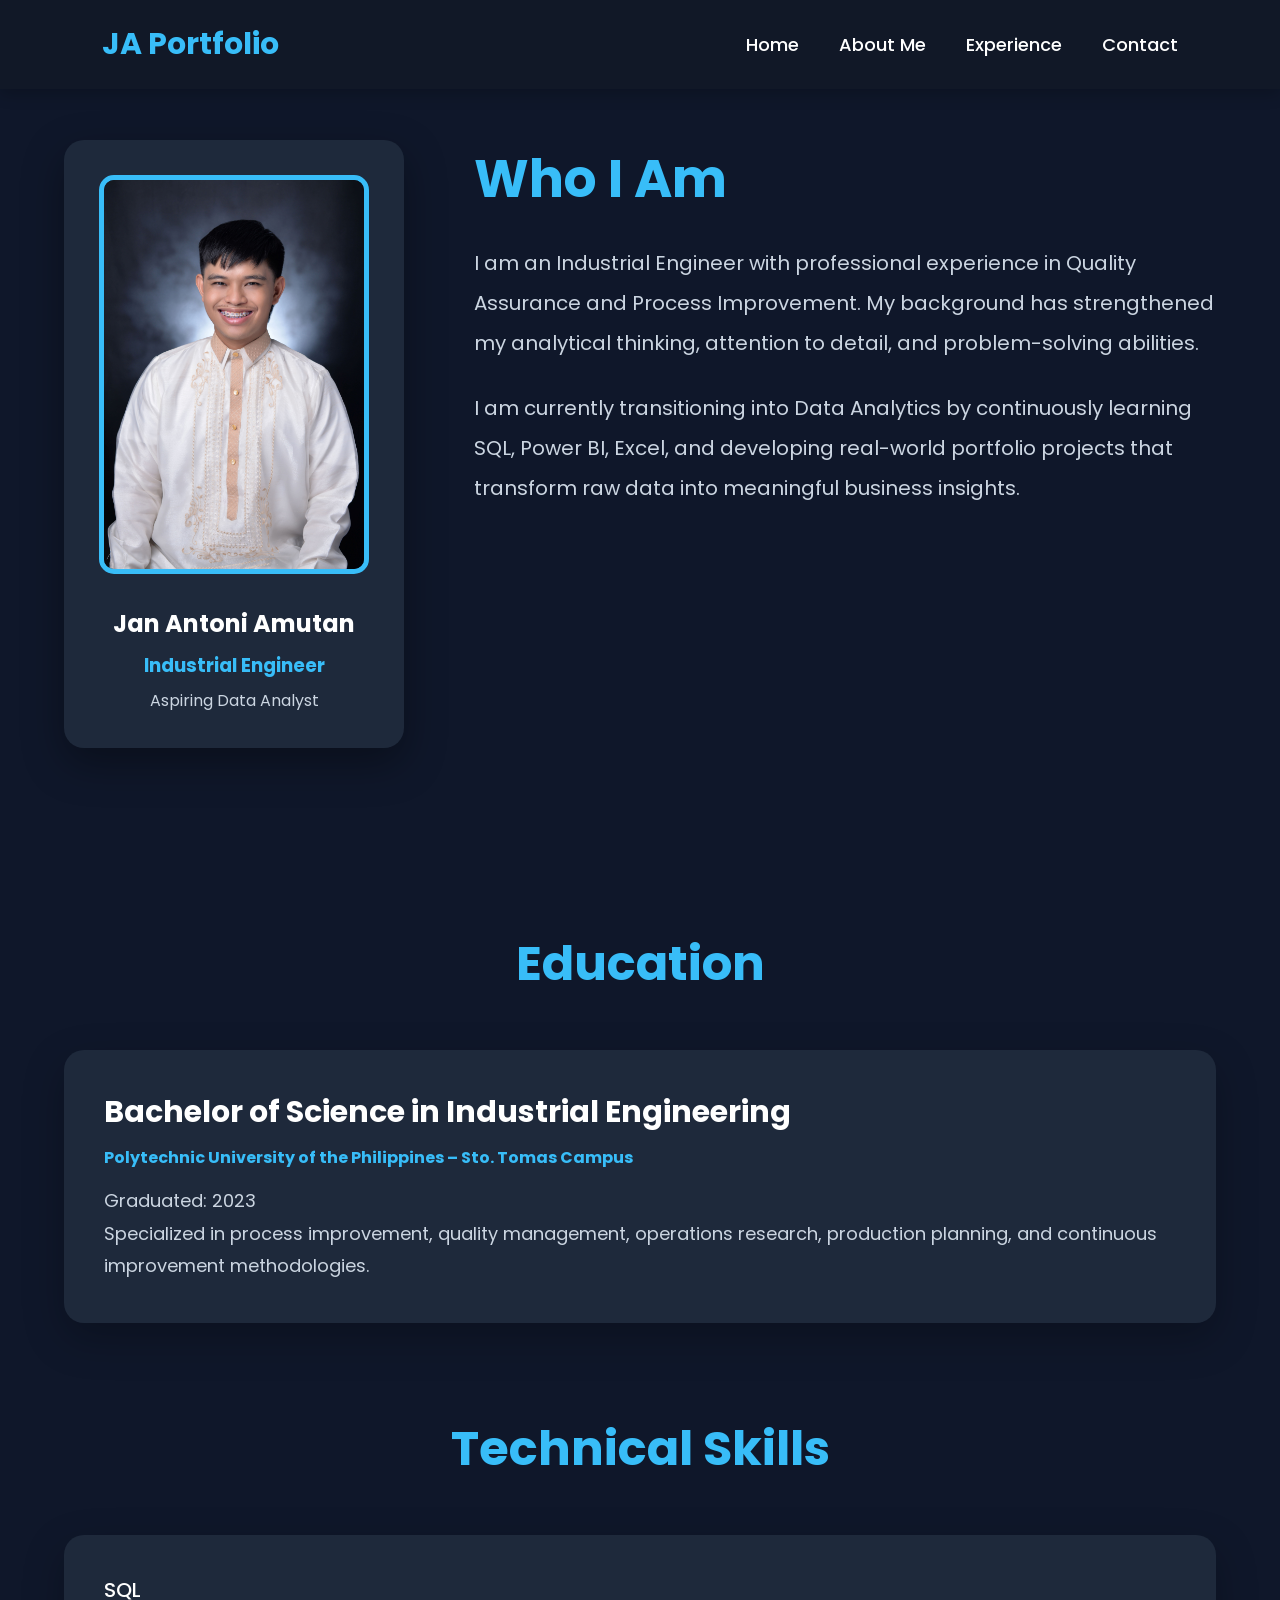
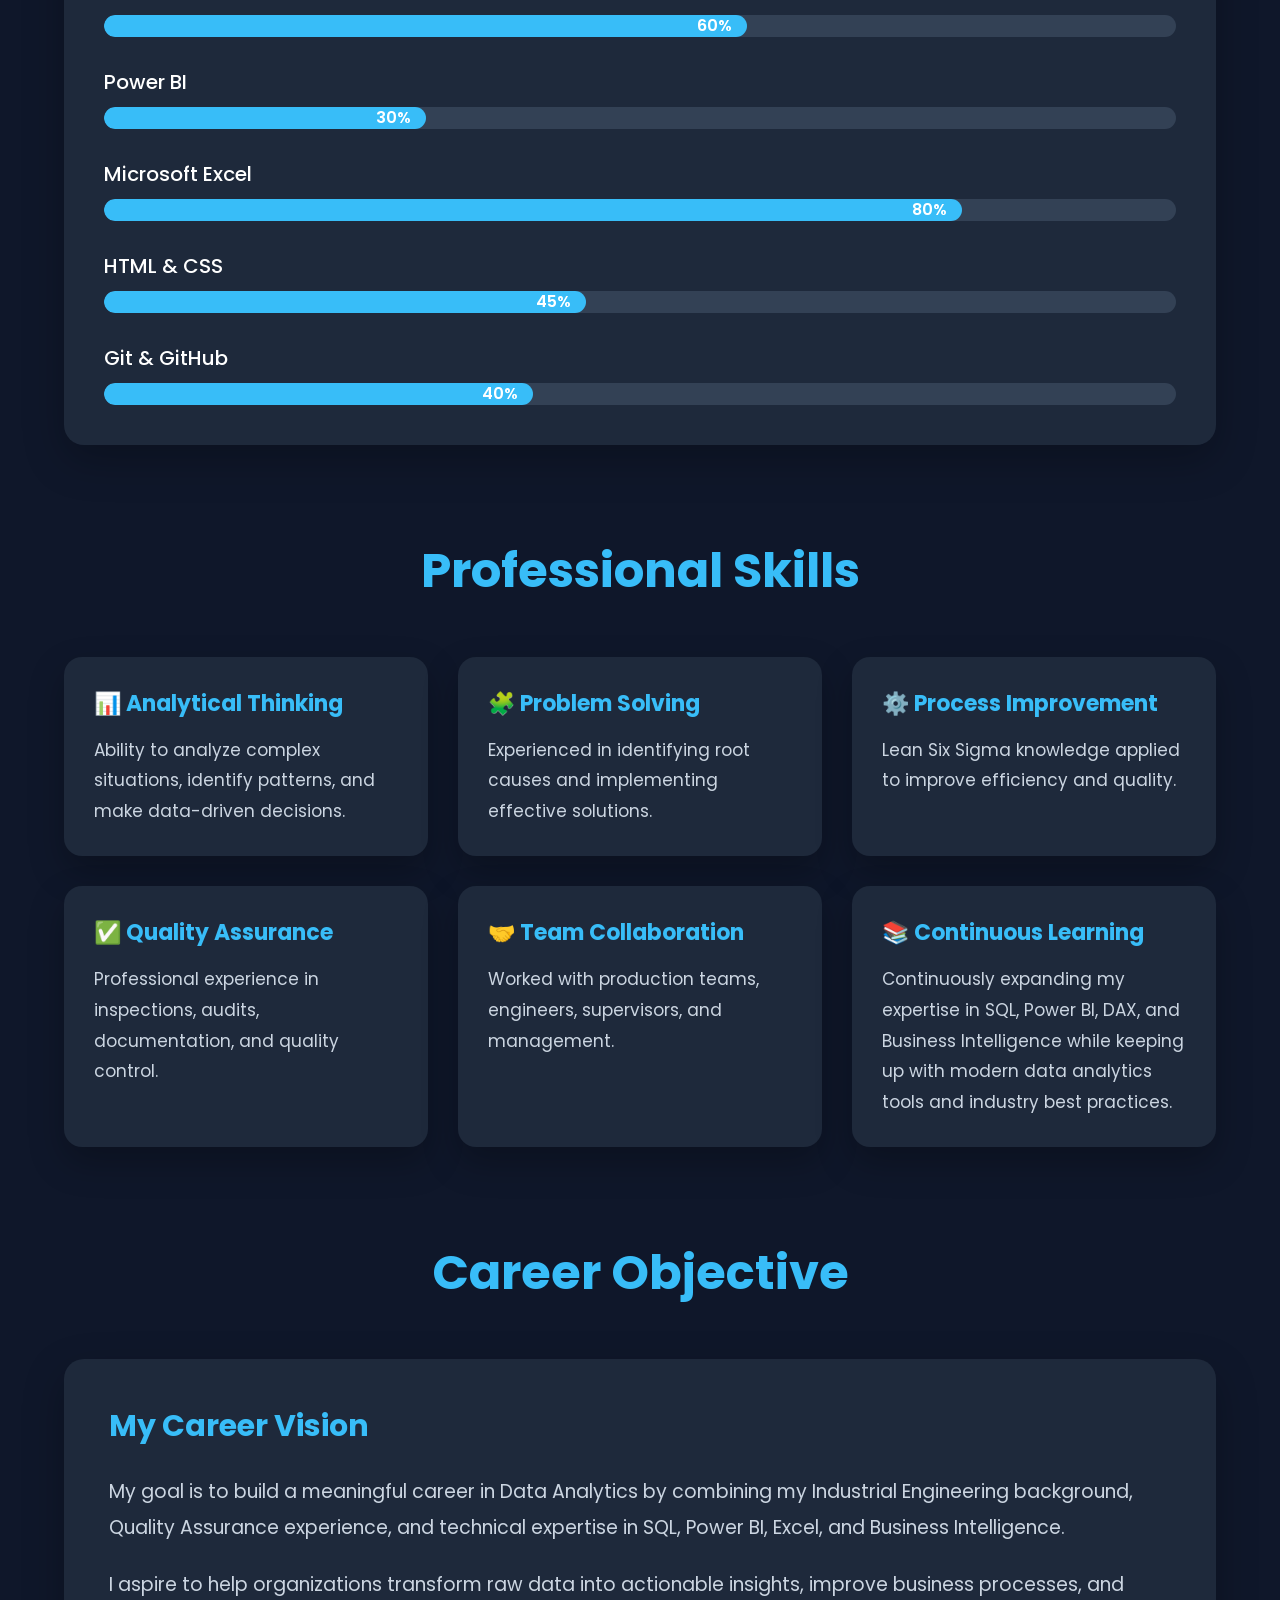
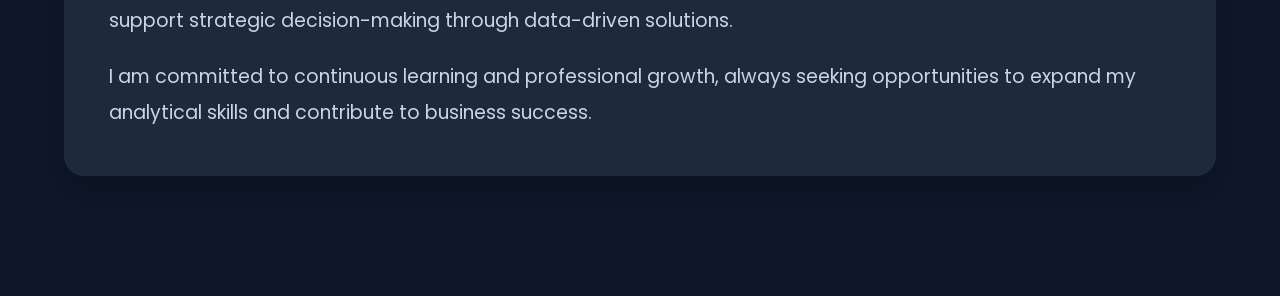
<file: about.html>
<!DOCTYPE html>
<html lang="en">

<head>

<meta charset="UTF-8">
<meta name="viewport" content="width=device-width, initial-scale=1.0">

<title>About Me | Jan Antoni Amutan</title>

<link rel="stylesheet" href="css/style.css">

</head>

<body>

<nav class="navbar">

    <div class="logo">
        JA Portfolio
    </div>

    <ul class="nav-links">

        <li><a href="index.html">Home</a></li>
        <li><a href="about.html">About Me</a></li>
        <li><a href="experience.html">Experience</a></li>
        <li><a href="#" id="contactBtn">Contact</a></li>

    </ul>

</nav>

<!-- ================= WHO I AM ================= -->

<section class="about-hero">

    <div class="about-profile">

        <img src="images/Amutanja_Barong01.JPG" alt="Profile Picture">

        <h2>Jan Antoni Amutan</h2>

        <h3>Industrial Engineer</h3>

        <p>Aspiring Data Analyst</p>

    </div>

    <div class="about-intro">

        <h1>Who I Am</h1>

        <p>
            I am an Industrial Engineer with professional experience in Quality Assurance and Process Improvement.
            My background has strengthened my analytical thinking, attention to detail, and problem-solving abilities.
        </p>

        <p>
            I am currently transitioning into Data Analytics by continuously learning SQL, Power BI, Excel,
            and developing real-world portfolio projects that transform raw data into meaningful business insights.
        </p>

    </div>

</section>

<!-- ================= EDUCATION ================= -->

<section class="education">

    <h2 class="section-title">Education</h2>

    <div class="education-card">

        <h3>Bachelor of Science in Industrial Engineering</h3>

        <h4>Polytechnic University of the Philippines – Sto. Tomas Campus</h4>

        <p>Graduated: 2023</p>

        <p>
            Specialized in process improvement, quality management,
            operations research, production planning,
            and continuous improvement methodologies.
        </p>

    </div>

</section>

<!-- ================= TECHNICAL SKILLS ================= -->

<section class="skills-section">

    <h2 class="section-title">Technical Skills</h2>

    <div class="skills-container">

        <div class="skill">

            <span>SQL</span>

            <div class="progress">
                <div class="progress-bar sql">60%</div>
            </div>

        </div>

        <div class="skill">

            <span>Power BI</span>

            <div class="progress">
                <div class="progress-bar powerbi">30%</div>
            </div>

        </div>

        <div class="skill">

            <span>Microsoft Excel</span>

            <div class="progress">
                <div class="progress-bar excel">80%</div>
            </div>

        </div>

        <div class="skill">

            <span>HTML & CSS</span>

            <div class="progress">
                <div class="progress-bar htmlcss">45%</div>
            </div>

        </div>

        <div class="skill">

            <span>Git & GitHub</span>

            <div class="progress">
                <div class="progress-bar github">40%</div>
            </div>

        </div>

    </div>

</section>

<!-- ================= PROFESSIONAL SKILLS ================= -->

<section class="professional-skills">

    <h2 class="section-title">Professional Skills</h2>

    <div class="professional-grid">

        <div class="pro-card">
            <h3>📊 Analytical Thinking</h3>
            <p>
                Ability to analyze complex situations,
                identify patterns, and make data-driven decisions.
            </p>
        </div>

        <div class="pro-card">
            <h3>🧩 Problem Solving</h3>
            <p>
                Experienced in identifying root causes and
                implementing effective solutions.
            </p>
        </div>

        <div class="pro-card">
            <h3>⚙️ Process Improvement</h3>
            <p>
                Lean Six Sigma knowledge applied to improve
                efficiency and quality.
            </p>
        </div>

        <div class="pro-card">
            <h3>✅ Quality Assurance</h3>
            <p>
                Professional experience in inspections,
                audits, documentation, and quality control.
            </p>
        </div>

        <div class="pro-card">
            <h3>🤝 Team Collaboration</h3>
            <p>
                Worked with production teams,
                engineers, supervisors, and management.
            </p>
        </div>

        <div class="pro-card">
            <h3>📚 Continuous Learning</h3>
            <p>
                Continuously expanding my expertise in SQL,
                Power BI, DAX, and Business Intelligence
                while keeping up with modern data analytics
                tools and industry best practices.
            </p>
        </div>

    </div>

</section>

<!-- ================= CAREER OBJECTIVE ================= -->

<section class="career-goal">

    <h2 class="section-title">Career Objective</h2>

    <div class="goal-card">

        <h3>My Career Vision</h3>

        <p>

            My goal is to build a meaningful career in Data Analytics by
            combining my Industrial Engineering background, Quality Assurance
            experience, and technical expertise in SQL, Power BI, Excel,
            and Business Intelligence.

        </p>

        <p>

            I aspire to help organizations transform raw data into
            actionable insights, improve business processes,
            and support strategic decision-making through data-driven solutions.

        </p>

        <p>

            I am committed to continuous learning and professional growth,
            always seeking opportunities to expand my analytical skills
            and contribute to business success.

        </p>

    </div>

</section>

<script src="js/script.js"></script>

</body>

</html>
</file>
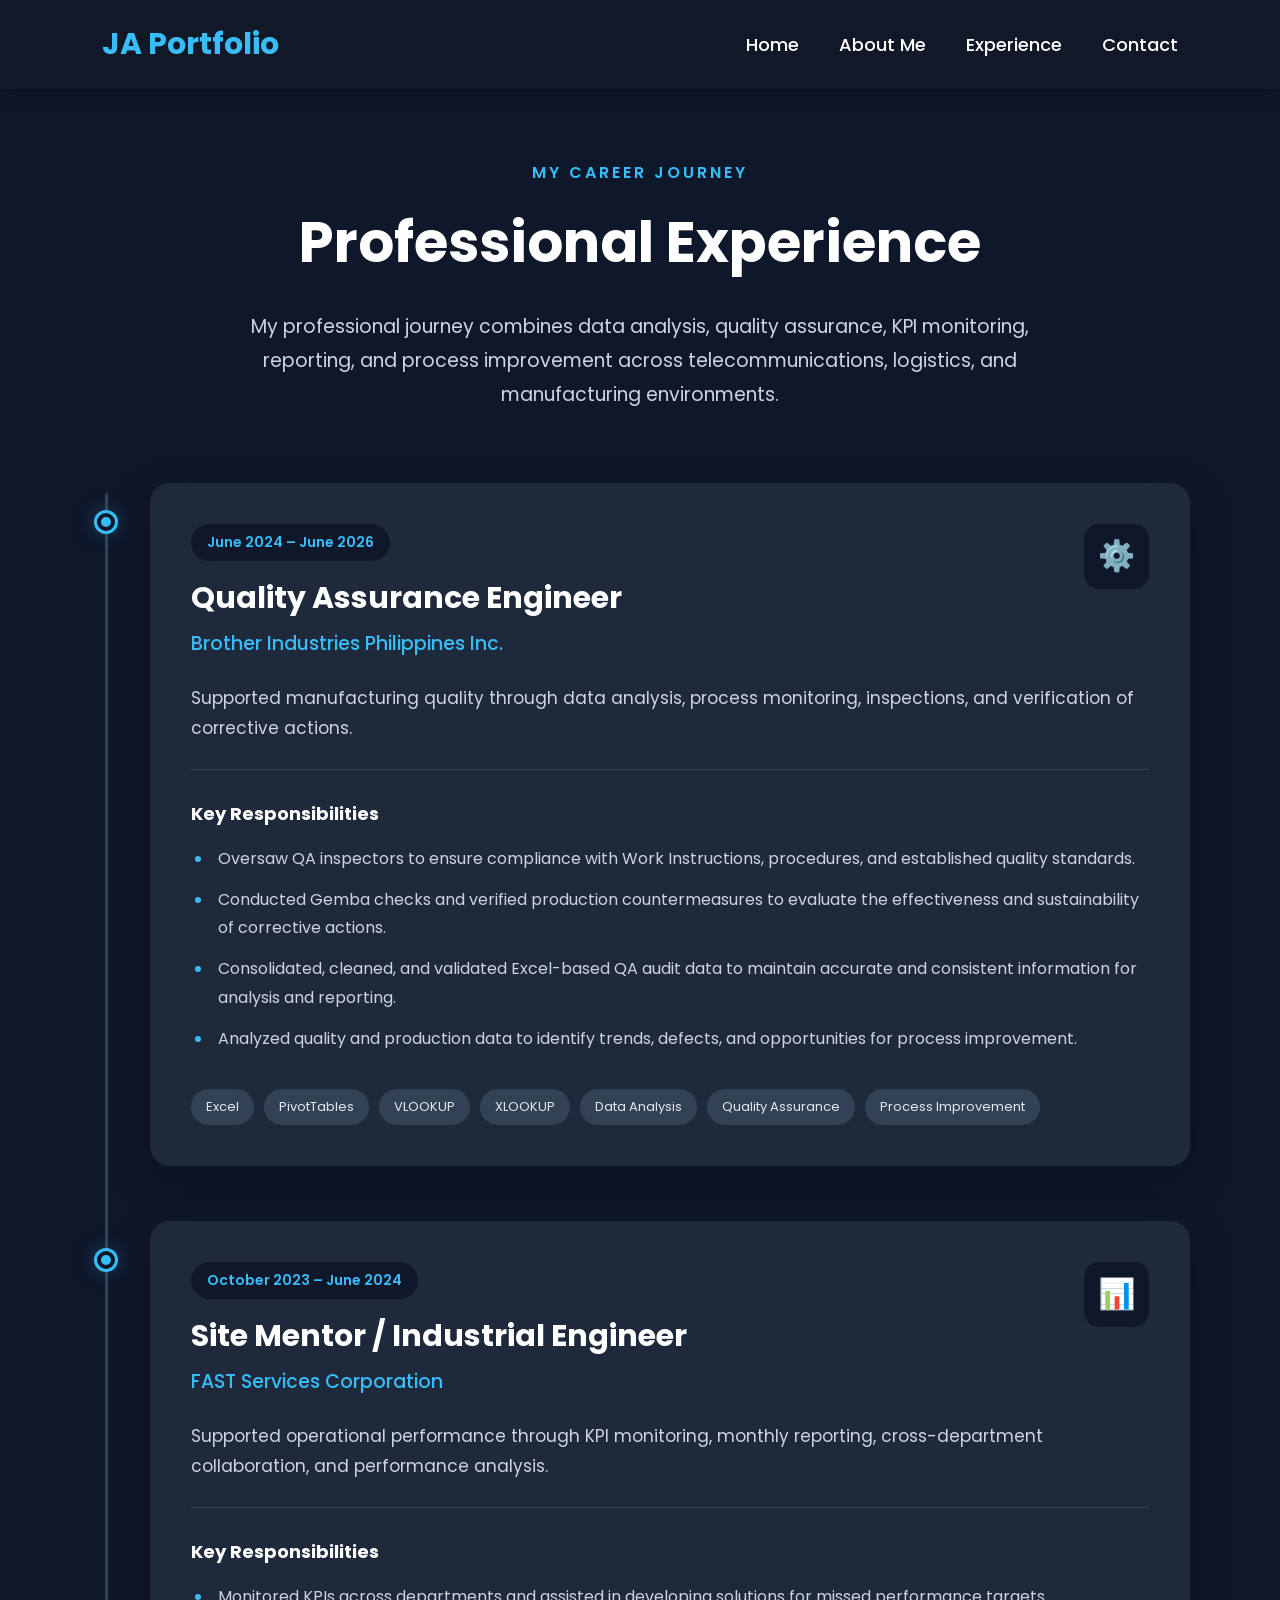
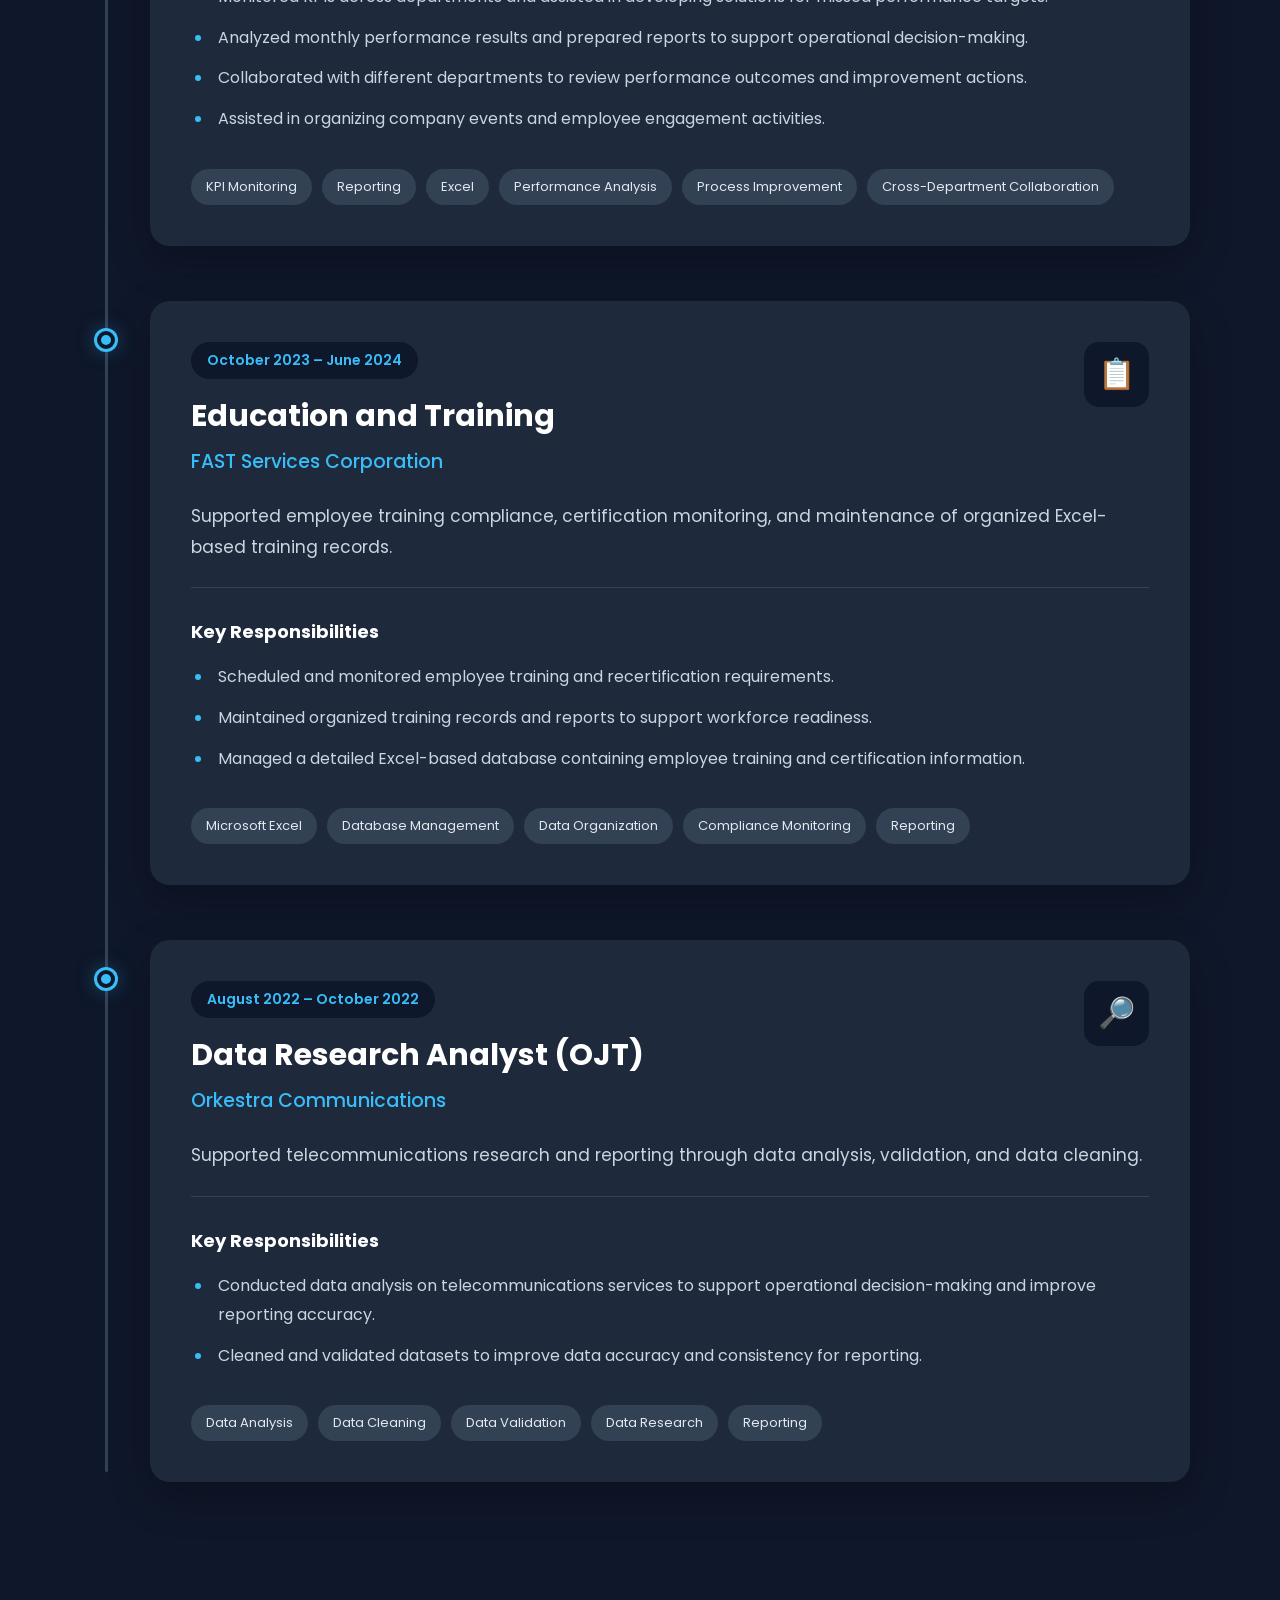
<file: experience.html>
<!DOCTYPE html>
<html lang="en">

<head>

    <meta charset="UTF-8">
    <meta name="viewport" content="width=device-width, initial-scale=1.0">

    <title>Experience | Jan Antoni Amutan</title>

    <link rel="stylesheet" href="css/style.css">

</head>

<body>

<!-- ================= NAVIGATION ================= -->

<nav class="navbar">

    <div class="logo">JA Portfolio</div>

    <ul class="nav-links">

        <li><a href="index.html">Home</a></li>

        <li><a href="about.html">About Me</a></li>

        <li><a href="experience.html">Experience</a></li>

        <li><a href="#" id="contactBtn">Contact</a></li>

    </ul>

</nav>


<!-- ================= EXPERIENCE HEADER ================= -->

<section class="experience-header">

    <p class="experience-label">MY CAREER JOURNEY</p>

    <h1>Professional Experience</h1>

    <p>
        My professional journey combines data analysis, quality assurance,
        KPI monitoring, reporting, and process improvement across
        telecommunications, logistics, and manufacturing environments.
    </p>

</section>


<!-- ================= EXPERIENCE TIMELINE ================= -->

<section class="experience-section">

    <div class="experience-timeline">


        <!-- BROTHER -->

        <div class="experience-item">

            <div class="timeline-marker"></div>

            <div class="experience-card">

                <div class="experience-card-header">

                    <div>
                        <span class="experience-date">
                            June 2024 – June 2026
                        </span>

                        <h2>Quality Assurance Engineer</h2>

                        <h3>Brother Industries Philippines Inc.</h3>
                    </div>

                    <div class="experience-icon">
                        ⚙️
                    </div>

                </div>

                <p class="experience-summary">
                    Supported manufacturing quality through data analysis,
                    process monitoring, inspections, and verification of
                    corrective actions.
                </p>

                <h4>Key Responsibilities</h4>

                <ul class="experience-list">

                    <li>
                        Oversaw QA inspectors to ensure compliance with
                        Work Instructions, procedures, and established
                        quality standards.
                    </li>

                    <li>
                        Conducted Gemba checks and verified production
                        countermeasures to evaluate the effectiveness
                        and sustainability of corrective actions.
                    </li>

                    <li>
                        Consolidated, cleaned, and validated Excel-based
                        QA audit data to maintain accurate and consistent
                        information for analysis and reporting.
                    </li>

                    <li>
                        Analyzed quality and production data to identify
                        trends, defects, and opportunities for process
                        improvement.
                    </li>

                </ul>

                <div class="experience-skills">

                    <span>Excel</span>
                    <span>PivotTables</span>
                    <span>VLOOKUP</span>
                    <span>XLOOKUP</span>
                    <span>Data Analysis</span>
                    <span>Quality Assurance</span>
                    <span>Process Improvement</span>

                </div>

            </div>

        </div>


        <!-- =====================================================
                FAST SERVICES CORPORATION
                SITE MENTOR / INDUSTRIAL ENGINEER
        ===================================================== -->

    <div class="experience-item">

        <div class="timeline-marker"></div>

        <div class="experience-card">

            <!-- CARD HEADER -->

            <div class="experience-card-header">

                <div>

                    <span class="experience-date">
                        October 2023 – June 2024
                    </span>

                    <h2>Site Mentor / Industrial Engineer</h2>

                    <h3>FAST Services Corporation</h3>

                </div>

                <div class="experience-icon">
                    📊
                </div>

            </div>


            <!-- EXPERIENCE SUMMARY -->

            <p class="experience-summary">
                Supported operational performance through KPI monitoring,
                monthly reporting, cross-department collaboration,
                and performance analysis.
            </p>


            <!-- KEY RESPONSIBILITIES -->

            <h4>Key Responsibilities</h4>

            <ul class="experience-list">

                <li>
                    Monitored KPIs across departments and assisted
                    in developing solutions for missed performance targets.
                </li>

                <li>
                    Analyzed monthly performance results and prepared
                    reports to support operational decision-making.
                </li>

                <li>
                    Collaborated with different departments to review
                    performance outcomes and improvement actions.
                </li>

                <li>
                    Assisted in organizing company events and
                    employee engagement activities.
                </li>

            </ul>


            <!-- SKILLS -->

            <div class="experience-skills site-mentor-skills">

                <span>KPI Monitoring</span>

                <span>Reporting</span>

                <span>Excel</span>

                <span>Performance Analysis</span>

                <span>Process Improvement</span>

                <span>Cross-Department Collaboration</span>

            </div>

        </div>
        <!-- END EXPERIENCE CARD -->

    </div>
    <!-- END SITE MENTOR EXPERIENCE -->



        <!-- =========================================
     FAST - EDUCATION AND TRAINING
========================================= -->

<div class="experience-item">

    <div class="timeline-marker"></div>

    <div class="experience-card">

        <div class="experience-card-header">

            <div>

                <span class="experience-date">
                    October 2023 – June 2024
                </span>

                <h2>Education and Training</h2>

                <h3>FAST Services Corporation</h3>

            </div>

            <div class="experience-icon">
                📋
            </div>

        </div>

        <p class="experience-summary">
            Supported employee training compliance, certification monitoring,
            and maintenance of organized Excel-based training records.
        </p>

        <h4>Key Responsibilities</h4>

        <ul class="experience-list">

            <li>
                Scheduled and monitored employee training
                and recertification requirements.
            </li>

            <li>
                Maintained organized training records and reports
                to support workforce readiness.
            </li>

            <li>
                Managed a detailed Excel-based database containing
                employee training and certification information.
            </li>

        </ul>

        <div class="experience-skills">

            <span>Microsoft Excel</span>
            <span>Database Management</span>
            <span>Data Organization</span>
            <span>Compliance Monitoring</span>
            <span>Reporting</span>

        </div>

    </div> <!-- CLOSE experience-card -->

    </div> <!-- CLOSE experience-item -->  
            

        <!-- ORKESTRA COMMUNICATIONS -->

<div class="experience-item">

    <div class="timeline-marker"></div>

    <div class="experience-card">

        <div class="experience-card-header">

            <div>

                <span class="experience-date">
                    August 2022 – October 2022
                </span>

                <h2>Data Research Analyst (OJT)</h2>

                <h3>Orkestra Communications</h3>

            </div>

            <div class="experience-icon">
                🔎
            </div>

        </div>

        <p class="experience-summary">
            Supported telecommunications research and reporting
            through data analysis, validation, and data cleaning.
        </p>

        <h4>Key Responsibilities</h4>

        <ul class="experience-list">

            <li>
                Conducted data analysis on telecommunications services
                to support operational decision-making
                and improve reporting accuracy.
            </li>

            <li>
                Cleaned and validated datasets to improve
                data accuracy and consistency for reporting.
            </li>

        </ul>

        <div class="experience-skills">

            <span>Data Analysis</span>
            <span>Data Cleaning</span>
            <span>Data Validation</span>
            <span>Data Research</span>
            <span>Reporting</span>

        </div>

    </div>

</div>
</file>
<file: css/style.css>
/* Google Font */

@import url('https://fonts.googleapis.com/css2?family=Poppins:wght@300;400;500;600;700&display=swap');

/* Reset */

*{
    margin:0;
    padding:0;
    box-sizing:border-box;
}

html{

    scroll-behavior:smooth;

}

body{

    font-family:'Poppins',sans-serif;
    background:#0F172A;
    color:white;

}

/* Navigation */

.navbar{

    position:fixed;

    top:0;

    left:0;

    width:100%;

    padding:22px 8%;

    display:flex;

    justify-content:space-between;

    align-items:center;

    background:#111827;

    box-shadow:0 5px 15px rgba(0,0,0,.2);

    z-index:1000;

}

.logo{

    font-size:30px;

    font-weight:700;

    color:#38BDF8;

}

.nav-links{

    display:flex;

    gap:40px;

    list-style:none;

}

.nav-links a{

    position:relative;

    color:white;

    text-decoration:none;

    font-size:18px;

    font-weight:500;

    transition:.3s;

}

.nav-links a::after{

    content:"";

    position:absolute;

    left:0;

    bottom:-8px;

    width:0;

    height:3px;

    background:#38BDF8;

    transition:.35s;

    border-radius:5px;

}

.nav-links a:hover{

    color:#38BDF8;

}

.nav-links a:hover::after{

    width:100%;

}

/* ==========================
   HERO SECTION
========================== */

.hero{

    min-height:100vh;
    width:90%;
    max-width:1200px;

    margin:auto;

    display:flex;
    justify-content:space-between;
    align-items:center;

    gap:80px;

    padding-top:100px;

}

.hero-text{

    flex:1;

}

.hello{

    font-size:22px;
    color:#CBD5E1;
    margin-bottom:15px;

}

.hero h1{

    font-size:68px;
    line-height:1.1;
    margin-bottom:20px;

}

.hero h2{

    font-size:34px;
    color:#38BDF8;
    margin-bottom:25px;

}

.description{

    font-size:20px;
    line-height:1.8;
    color:#CBD5E1;
    margin-bottom:40px;

}

/* ==========================
   HERO BUTTONS
========================== */

.hero-buttons{

    display:flex;
    align-items:center;
    gap:20px;

    margin-top:35px;

    flex-wrap:nowrap;

}

.hero-buttons a{

    display:flex;
    justify-content:center;
    align-items:center;

    width:165px;
    height:60px;

    text-decoration:none;

    color:white;
    font-size:18px;
    font-weight:500;

    border-radius:12px;

    transition:.3s;

}

.hero-buttons a:hover{

    transform:translateY(-5px);

}

/* Individual Button Colors */

.btn-secondary{

    background:#2563EB;

}

.btn-success{

    background:#16A34A;

}

.btn-primary{

    background:#38BDF8;

}

.btn-secondary:hover{

    background:#1D4ED8;

}

.btn-success:hover{

    background:#15803D;

}

.btn-primary:hover{

    background:#0EA5E9;

}

/* ==========================
   HERO IMAGE
========================== */

.hero-image{

    flex:1;
    display:flex;
    justify-content:center;

}

.hero-image img{

    width:360px;

    border-radius:25px;

    border:5px solid #38BDF8;

    box-shadow:0 20px 50px rgba(0,0,0,.35);

    transition:.4s;

}

.hero-image img:hover{

    transform:translateY(-10px) scale(1.03);

    box-shadow:0 25px 60px rgba(56,189,248,.3);

}

/* ==========================
   PROJECTS SECTION
========================== */

.projects{

    padding:120px 8%;

    background:#111827;

    text-align:center;

}

.section-title{

    font-size:54px;

    color:#38BDF8;

    margin-bottom:25px;

}

.projects-description{

    max-width:850px;

    margin:0 auto 60px;

    font-size:20px;

    color:#CBD5E1;

    line-height:1.8;

}

.projects-grid{

    display:grid;

    grid-template-columns:repeat(auto-fit,minmax(340px,1fr));

    gap:35px;

}

.project-card{

    background:#1E293B;

    border-radius:20px;

    padding:40px;

    transition:.35s;

    border:1px solid transparent;

}

.project-card:hover{

    transform:translateY(-12px);

    border-color:#38BDF8;

    box-shadow:0 20px 40px rgba(0,0,0,.35);

}

.project-icon{

    font-size:55px;

    margin-bottom:20px;

}

.project-card h3{

    font-size:28px;

    margin-bottom:15px;

}

.project-card p{

    color:#CBD5E1;

    line-height:1.7;

    margin-bottom:25px;

}

.tech-stack{

    display:flex;

    justify-content:center;

    gap:12px;

    flex-wrap:wrap;

    margin-bottom:30px;

}

.tech-stack span{

    background:#334155;

    padding:8px 18px;

    border-radius:30px;

    font-size:14px;

}

.project-btn{

    background:#2563EB;

    color:white;

    border:none;

    padding:14px 28px;

    border-radius:10px;

    cursor:pointer;

    transition:.3s;

}

.project-btn:hover{

    background:#1D4ED8;

}

/* ==========================
   CERTIFICATES
========================== */

.certificates{

    width:90%;

    max-width:1200px;

    margin:100px auto;

}

.certificate-grid{

    display:grid;

    grid-template-columns:repeat(2,1fr);

    gap:35px;

}

.certificate-card{

    background:#1E293B;

    border-radius:20px;

    padding:30px;

    min-height:360px;

    transition:.35s;

    box-shadow:0 15px 35px rgba(0,0,0,.25);

}

.certificate-card:hover{

    transform:translateY(-8px);

}

.certificate-icon{

    font-size:48px;

    margin-bottom:20px;

}

.certificate-card h3{

    font-size:28px;

    margin-bottom:12px;

}

.certificate-card p{

    color:#CBD5E1;

    line-height:1.7;

    margin:18px 0;

}

/* ==========================
   STATUS BADGES
========================== */

.status{

    display:inline-block;

    padding:8px 18px;

    border-radius:30px;

    color:white;

    font-size:14px;

    font-weight:600;

    margin-bottom:20px;

}

.completed{

    background:#16A34A;

}

.in-progress{

    background:#2563EB;

}

.pending{

    background:#64748B;

}

/* ==========================
   BUTTON
========================== */

.certificate-card button{

    margin-top:20px;

    padding:14px 26px;

    border:none;

    border-radius:10px;

    background:#334155;

    color:white;

    cursor:pointer;

    transition:.3s;

    font-size:16px;

}

.certificate-card button:hover:not(:disabled){

    background:#38BDF8;

}

.certificate-card button:disabled{

    cursor:not-allowed;

    opacity:.6;

}


/* ==========================
   CERTIFICATE POPUP
========================== */

.certificate-modal{

    display:none;

    position:fixed;

    inset:0;

    z-index:10000;

    padding:30px;

    background:rgba(2, 6, 23, .88);

    backdrop-filter:blur(6px);

    justify-content:center;

    align-items:center;

    overflow-y:auto;

}

.certificate-modal.open{

    display:flex;

}

.certificate-modal-content{

    position:relative;

    width:min(1000px, 95vw);

    max-height:92vh;

    padding:30px;

    background:#1E293B;

    border:1px solid rgba(56, 189, 248, .35);

    border-radius:20px;

    box-shadow:0 25px 70px rgba(0, 0, 0, .55);

    text-align:center;

    animation:certificatePopup .3s ease;

}

.certificate-modal-content h2{

    padding:0 45px;

    margin-bottom:22px;

    color:#38BDF8;

    font-size:26px;

}

.certificate-preview{

    max-height:75vh;

    overflow:auto;

    border-radius:12px;

    background:#0F172A;

}

.certificate-preview img{

    display:block;

    width:100%;

    height:auto;

    object-fit:contain;

    border-radius:12px;

}

.certificate-close{

    position:absolute;

    top:14px;

    right:18px;

    width:42px;

    height:42px;

    border:none;

    border-radius:50%;

    background:#334155;

    color:white;

    font-size:30px;

    line-height:1;

    cursor:pointer;

    transition:.25s;

}

.certificate-close:hover{

    background:#EF4444;

    transform:rotate(90deg);

}

body.modal-open{

    overflow:hidden;

}

@keyframes certificatePopup{

    from{

        opacity:0;

        transform:translateY(20px) scale(.96);

    }

    to{

        opacity:1;

        transform:translateY(0) scale(1);

    }

}

/* ==========================
   CONTACT MODAL
========================== */

.modal{

    display:none;

    position:fixed;

    z-index:9999;

    left:0;

    top:0;

    width:100%;

    height:100%;

    background:rgba(0,0,0,.75);

    justify-content:center;

    align-items:center;

}

.modal-content{

    background:#1E293B;

    width:90%;

    max-width:650px;

    border-radius:18px;

    padding:40px;

    position:relative;

    animation:popup .3s ease;

}

@keyframes popup{

    from{

        transform:scale(.8);
        opacity:0;

    }

    to{

        transform:scale(1);
        opacity:1;

    }

}

.close{

    position:absolute;

    right:25px;

    top:18px;

    font-size:34px;

    cursor:pointer;

}

.modal-content h2{

    color:#38BDF8;

    margin-bottom:10px;

}

.contact-subtitle{

    color:#CBD5E1;

    margin-bottom:35px;

    line-height:1.7;

}

.contact-list{

    display:flex;

    flex-direction:column;

    gap:18px;

}

.contact-card{

    display:flex;

    align-items:center;

    gap:20px;

    background:#334155;

    padding:20px;

    border-radius:12px;

    transition:.3s;

}

.contact-card:hover{

    transform:translateX(8px);

}

.contact-card span{

    font-size:34px;

}

.contact-card h3{

    margin-bottom:5px;

}

.contact-card p{

    color:#CBD5E1;

}

/* ==========================
   SCROLL ANIMATIONS
========================== */

.hidden{

    opacity:0;

    transform:translateY(50px);

    transition:all .8s ease;

}

.show{

    opacity:1;

    transform:translateY(0);

}

/* ==========================
   DASHBOARD
========================== */

.dashboard{

    padding:70px 8%;

    display:grid;

    grid-template-columns:repeat(4,1fr);

    gap:30px;

}

.dashboard-card{

    background:#1E293B;

    padding:35px;

    border-radius:20px;

    text-align:center;

    border:1px solid transparent;

    transition:.35s;

    box-shadow:0 15px 35px rgba(0,0,0,.18);

}

.dashboard-card:hover{

    transform:translateY(-10px);

    border-color:#38BDF8;

    box-shadow:0 20px 45px rgba(56,189,248,.25);

}

.project-card:hover{

    transform:translateY(-10px) scale(1.02);

    border-color:#38BDF8;

    box-shadow:0 20px 45px rgba(56,189,248,.2);

}

.dashboard-card h2{

    color:#38BDF8;

    font-size:48px;

    margin-bottom:15px;

}

.dashboard-card p{

    color:#CBD5E1;

    font-size:18px;

}

/* ==========================
   FOOTER
========================== */

.footer{

    background:#111827;

    padding:80px 10%;

    text-align:center;

}

.footer h2{

    color:#38BDF8;

    font-size:38px;

    margin-bottom:20px;

}

.footer p{

    color:#CBD5E1;

    font-size:18px;

    line-height:1.8;

    max-width:700px;

    margin:auto;

}

.footer-links{

    margin:40px 0;

    display:flex;

    justify-content:center;

    gap:35px;

    flex-wrap:wrap;

}

.footer-links a{

    color:white;

    text-decoration:none;

    background:#1E293B;

    padding:15px 30px;

    border-radius:12px;

    transition:.3s;

}

.footer-links a:hover{

    background:#38BDF8;

    transform:translateY(-5px);

}

.footer hr{

    margin:50px auto;

    border:none;

    height:1px;

    background:#334155;

    width:80%;

}

.copyright{

    color:#94A3B8;

}

.copyright span{

    color:#38BDF8;

    font-weight:600;

}

/* ==========================
   PAGE HERO
========================== */

.page-hero{

    min-height:45vh;

    display:flex;

    flex-direction:column;

    justify-content:center;

    align-items:center;

    text-align:center;

    background:#0F172A;

}

.page-hero h1{

    font-size:70px;

    color:#38BDF8;

    margin-bottom:20px;

}

.page-hero p{

    font-size:22px;

    color:#CBD5E1;

}

/* ==========================
   ABOUT PAGE
========================== */

.about-hero{

    width:90%;
    max-width:1200px;

    margin:0 auto;

    display:flex;
    justify-content:space-between;
    align-items:flex-start;

    gap:70px;

    padding:140px 0 100px;

}

.about-profile{

    width:340px;

    background:#1E293B;

    padding:35px;

    border-radius:20px;

    text-align:center;

    box-shadow:0 15px 40px rgba(0,0,0,.35);

}

.about-profile img{

    width:100%;

    border-radius:15px;

    border:5px solid #38BDF8;

    margin-bottom:25px;

}

.about-profile h2{

    margin-bottom:10px;

}

.about-profile h3{

    color:#38BDF8;

    margin-bottom:8px;

}

.about-profile p{

    color:#CBD5E1;

}

.about-intro{

    flex:1;

}

.about-intro h1{

    font-size:52px;

    color:#38BDF8;

    margin-bottom:25px;

}

.about-intro p{

    font-size:20px;

    line-height:2;

    color:#CBD5E1;

    margin-bottom:25px;

}

/* ==========================
   EDUCATION
========================== */

.education{

    width:90%;
    max-width:1200px;
    margin:80px auto;

}

.section-title{

    font-size:48px;
    color:#38BDF8;
    text-align:center;
    margin-bottom:50px;

}

.education-card{

    background:#1E293B;

    padding:40px;

    border-radius:20px;

    box-shadow:0 15px 40px rgba(0,0,0,.25);

    transition:.3s;

}

.education-card:hover{

    transform:translateY(-8px);

}

.education-card h3{

    font-size:30px;

    margin-bottom:10px;

}

.education-card h4{

    color:#38BDF8;

    margin-bottom:15px;

}

.education-card p{

    color:#CBD5E1;

    font-size:18px;

    line-height:1.8;

}

/* ==========================
   TECHNICAL SKILLS
========================== */

.skills-section{

    width:90%;
    max-width:1200px;

    margin:90px auto;

}

.skills-container{

    background:#1E293B;

    padding:40px;

    border-radius:20px;

    box-shadow:0 15px 40px rgba(0,0,0,.25);

}

.skill{

    margin-bottom:30px;

}

.skill:last-child{

    margin-bottom:0;

}

.skill span{

    display:block;

    margin-bottom:10px;

    font-size:20px;

    font-weight:500;

}

.progress{

    width:100%;

    height:22px;

    background:#334155;

    border-radius:30px;

    overflow:hidden;

}

.progress-bar{

    height:100%;

    display:flex;

    justify-content:flex-end;

    align-items:center;

    padding-right:15px;

    color:white;

    font-weight:600;

    border-radius:30px;

    background:#38BDF8;

}

/* Skill Percentages */

.sql{

    width:60%;

}

.powerbi{

    width:30%;

}

.excel{

    width:80%;

}

.htmlcss{

    width:45%;

}

.github{

    width:40%;

}

/* ==========================
   PROFESSIONAL SKILLS
========================== */

.professional-skills{

    width:90%;
    max-width:1200px;
    margin:90px auto;

}

.professional-grid{

    display:grid;

    grid-template-columns:repeat(3,1fr);

    gap:30px;

}

.pro-card{

    background:#1E293B;

    padding:30px;

    border-radius:18px;

    transition:.35s;

    box-shadow:0 15px 35px rgba(0,0,0,.25);

}

.pro-card:hover{

    transform:translateY(-8px);

    border:1px solid #38BDF8;

}

.pro-card h3{

    color:#38BDF8;

    margin-bottom:15px;

    font-size:22px;

}

.pro-card p{

    color:#CBD5E1;

    line-height:1.8;

    font-size:17px;

}

/* ==========================
   CAREER OBJECTIVE
========================== */

.career-goal{

    width:90%;
    max-width:1200px;

    margin:90px auto 120px;

}

.goal-card{

    background:#1E293B;

    padding:45px;

    border-radius:20px;

    box-shadow:0 15px 40px rgba(0,0,0,.25);

    transition:.35s;

}

.goal-card:hover{

    transform:translateY(-8px);

    border:1px solid #38BDF8;

}

.goal-card h3{

    color:#38BDF8;

    font-size:30px;

    margin-bottom:25px;

}

.goal-card p{

    color:#CBD5E1;

    font-size:19px;

    line-height:1.9;

    margin-bottom:20px;

}

.goal-card p:last-child{

    margin-bottom:0;

}

/* ==========================
   CERTIFICATE MODAL
========================== */

.certificate-modal{

    display:none;

    position:fixed;

    top:0;

    left:0;

    width:100%;

    height:100%;

    background:rgba(0,0,0,.85);

    justify-content:center;

    align-items:center;

    z-index:9999;

}

.certificate-modal-content{

    position:relative;

    max-width:900px;

    width:90%;

    background:#1E293B;

    padding:25px;

    border-radius:20px;

    text-align:center;

    animation:fadeIn .3s ease;

}

.certificate-modal-content img{

    width:100%;

    max-height:80vh;

    object-fit:contain;

    border-radius:10px;

}

.certificate-close{

    position:absolute;

    top:15px;

    right:20px;

    font-size:38px;

    color:white;

    cursor:pointer;

}

.certificate-close:hover{

    color:#38BDF8;

}

.certificate-modal-content h2{

    color:#38BDF8;

    margin-bottom:20px;

}

@keyframes fadeIn{

    from{

        opacity:0;

        transform:scale(.9);

    }

    to{

        opacity:1;

        transform:scale(1);

    }

}

/* =====================================================
   EXPERIENCE PAGE
   Used by: experience.html
===================================================== */


/* =====================================================
   EXPERIENCE PAGE HEADER
===================================================== */

.experience-header{
    width:90%;
    max-width:1000px;
    margin:0 auto;
    padding-top:160px;
    padding-bottom:70px;
    text-align:center;
}

.experience-label{
    color:#38BDF8;
    font-size:16px;
    font-weight:600;
    letter-spacing:3px;
    margin-bottom:15px;
}

.experience-header h1{
    font-size:56px;
    margin-bottom:25px;
    color:white;
}

.experience-header > p:last-child{
    max-width:800px;
    margin:auto;
    color:#CBD5E1;
    font-size:19px;
    line-height:1.8;
}


/* =====================================================
   EXPERIENCE TIMELINE

   1. Brother
      Quality Assurance Engineer

   2. FAST Services Corporation
      Site Mentor / Industrial Engineer

   3. FAST Services Corporation
      Education and Training

   4. Orkestra Communications
      Data Research Analyst (OJT)
===================================================== */

.experience-section{
    width:90%;
    max-width:1100px;
    margin:0 auto 120px;
}

.experience-timeline{
    position:relative;
    padding-left:60px;
}


/* Vertical Timeline Line */

.experience-timeline::before{
    content:"";
    position:absolute;
    left:15px;
    top:10px;
    bottom:10px;
    width:3px;
    background:#334155;
    border-radius:10px;
}


/* =====================================================
   INDIVIDUAL EXPERIENCE ITEM
===================================================== */

.experience-item{
    position:relative;
    margin-bottom:55px;
}

.experience-item:last-child{
    margin-bottom:0;
}


/* Timeline Circle */

.timeline-marker{
    position:absolute;
    left:-53px;
    top:30px;

    width:18px;
    height:18px;

    background:#38BDF8;

    border:4px solid #0F172A;
    border-radius:50%;

    box-shadow:
        0 0 0 3px #38BDF8,
        0 0 20px rgba(56,189,248,.5);

    z-index:2;
}


/* =====================================================
   EXPERIENCE CARD

   Used by all experience cards:
   - Brother
   - FAST Site Mentor
   - FAST Education and Training
   - Orkestra
===================================================== */

.experience-card{
    background:#1E293B;

    padding:40px;

    border-radius:20px;

    border:1px solid transparent;

    box-shadow:
        0 15px 40px rgba(0,0,0,.25);

    transition:.35s;
}


/* Experience Card Hover */

.experience-card:hover{
    transform:translateY(-7px);

    border-color:#38BDF8;

    box-shadow:
        0 20px 45px rgba(56,189,248,.15);
}


/* =====================================================
   EXPERIENCE CARD HEADER
===================================================== */

.experience-card-header{
    display:flex;
    justify-content:space-between;
    align-items:flex-start;

    gap:30px;

    margin-bottom:25px;
}


/* Employment Date */

.experience-date{
    display:inline-block;

    background:#0F172A;
    color:#38BDF8;

    padding:8px 16px;

    border-radius:30px;

    font-size:14px;
    font-weight:600;

    margin-bottom:15px;
}


/* Job Title */

.experience-card h2{
    font-size:30px;
    color:white;
    margin-bottom:8px;
}


/* Company Name */

.experience-card h3{
    font-size:19px;
    color:#38BDF8;
    font-weight:500;
}


/* =====================================================
   EXPERIENCE ICONS

   Brother
   ⚙️

   FAST Site Mentor
   📊

   FAST Education and Training
   📋

   Orkestra
   🔎
===================================================== */

.experience-icon{
    min-width:65px;
    width:65px;
    height:65px;

    display:flex;
    justify-content:center;
    align-items:center;

    background:#0F172A;

    border-radius:15px;

    font-size:30px;

    flex-shrink:0;
}


/* =====================================================
   EXPERIENCE SUMMARY
===================================================== */

.experience-summary{
    color:#CBD5E1;

    font-size:17px;
    line-height:1.8;

    margin-bottom:30px;

    padding-bottom:25px;

    border-bottom:1px solid #334155;
}


/* Key Responsibilities Heading */

.experience-card h4{
    color:white;

    font-size:18px;

    margin-bottom:18px;
}


/* =====================================================
   KEY RESPONSIBILITIES
===================================================== */

.experience-list{
    padding-left:22px;

    /*
       This creates consistent space between
       responsibilities and skill tags.
    */

    margin-bottom:35px;
}

.experience-list li{
    color:#CBD5E1;

    font-size:16px;
    line-height:1.8;

    margin-bottom:12px;

    padding-left:5px;
}


/* Remove unnecessary bottom margin
   from the final responsibility */

.experience-list li:last-child{
    margin-bottom:0;
}


/* Blue Bullet Points */

.experience-list li::marker{
    color:#38BDF8;
}


/* =====================================================
   EXPERIENCE SKILL TAGS
===================================================== */

.experience-skills{
    display:flex;

    flex-wrap:wrap;

    gap:10px;

    /*
       Prevents inherited margins from creating
       inconsistent spacing between cards.
    */

    margin-top:0;
}


/* Individual Skill Tag */

.experience-skills span{
    background:#334155;

    color:#E2E8F0;

    padding:8px 15px;

    border-radius:30px;

    font-size:13px;

    transition:.3s;
}


/* Skill Tag Hover */

.experience-skills span:hover{
    background:#38BDF8;

    color:#0F172A;

    transform:translateY(-2px);
}


/* =====================================================
   SITE MENTOR SKILLS

   The HTML currently uses:

   <div class="experience-skills site-mentor-skills">

   We don't need additional spacing here anymore because
   .experience-list handles spacing consistently.
===================================================== */

.site-mentor-skills{
    margin-top:0;
}


/* =====================================================
   RESPONSIVE EXPERIENCE PAGE
   TABLET / SMALL LAPTOP
===================================================== */

@media(max-width:768px){

    /* Header */

    .experience-header{
        padding-top:130px;
        padding-bottom:50px;
    }

    .experience-header h1{
        font-size:42px;
    }

    .experience-header > p:last-child{
        font-size:17px;
    }


    /* Timeline */

    .experience-timeline{
        padding-left:35px;
    }

    .experience-timeline::before{
        left:7px;
    }

    .timeline-marker{
        left:-35px;
    }


    /* Experience Card */

    .experience-card{
        padding:28px;
    }


    /* Card Header */

    .experience-card-header{
        gap:15px;
    }

    .experience-card h2{
        font-size:25px;
    }


    /* Experience Icon */

    .experience-icon{
        min-width:50px;
        width:50px;
        height:50px;
        font-size:24px;
    }


    /* Responsibilities */

    .experience-list{
        margin-bottom:30px;
    }

}


/* =====================================================
   RESPONSIVE EXPERIENCE PAGE
   MOBILE
===================================================== */

@media(max-width:520px){

    /* Header */

    .experience-header h1{
        font-size:36px;
    }


    /* Card Header */

    .experience-card-header{
        flex-direction:column;
    }


    /* Hide Icons */

    .experience-icon{
        display:none;
    }


    /* Experience Card */

    .experience-card{
        padding:24px;
    }


    /* Timeline */

    .experience-timeline{
        padding-left:28px;
    }

    .experience-timeline::before{
        left:4px;
    }

    .timeline-marker{
        left:-31px;
    }


    /* Responsibilities */

    .experience-list{
        margin-bottom:28px;
    }


    /* Skill Tags */

    .experience-skills{
        gap:8px;
    }

    .experience-skills span{
        font-size:12px;
        padding:7px 12px;
    }

}
</file>
